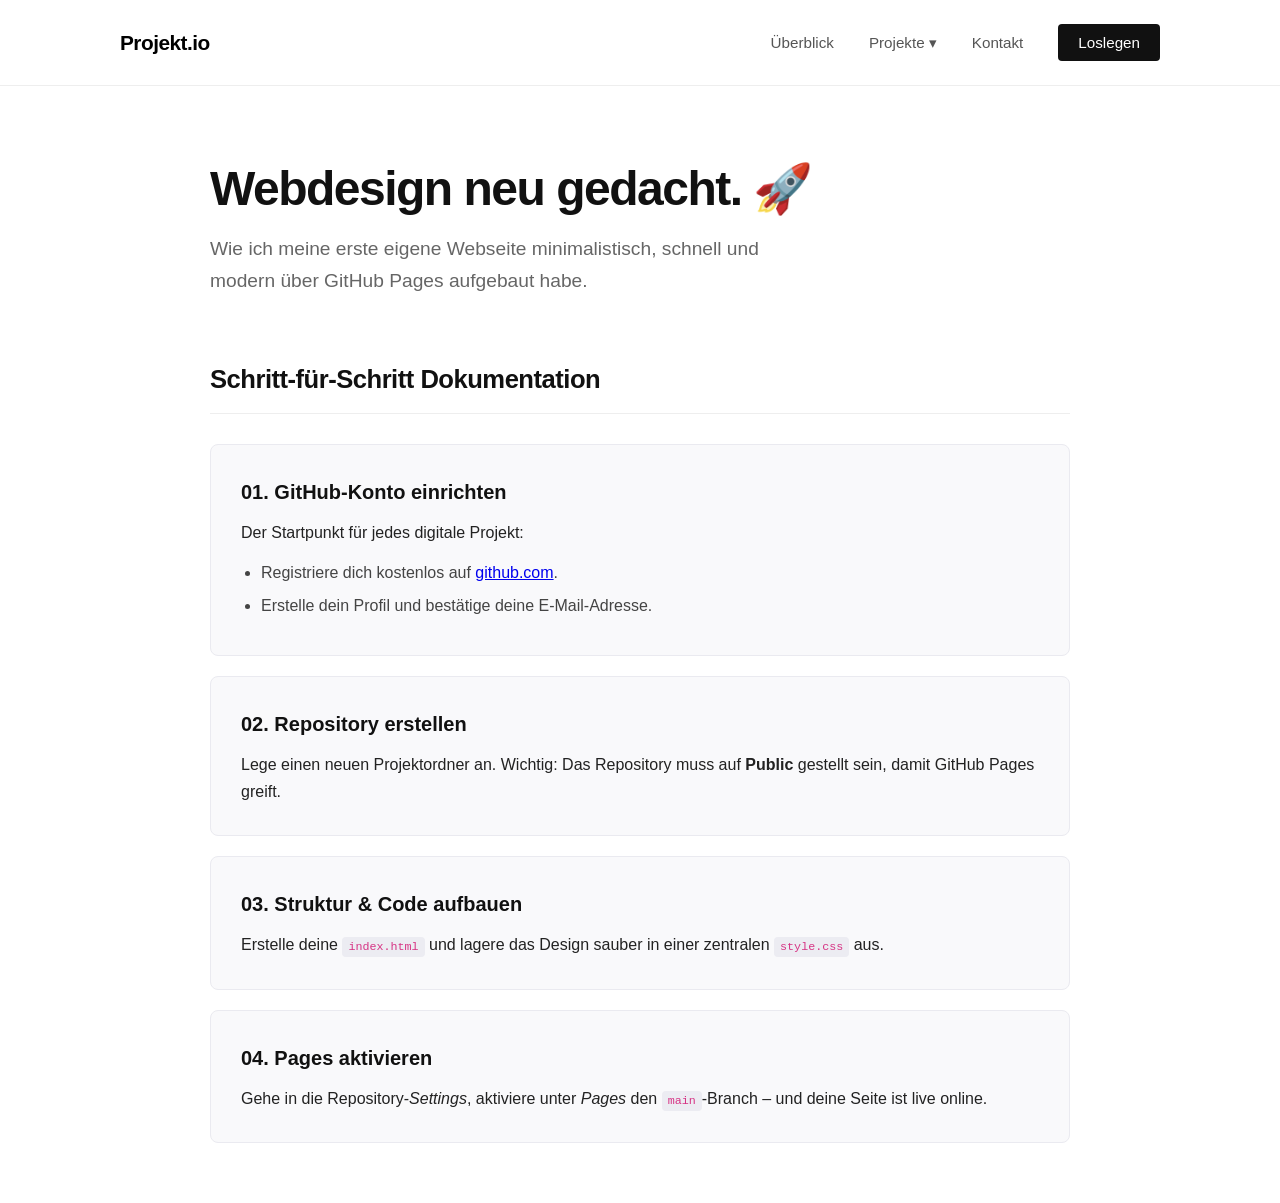
<file: index.html>
<!DOCTYPE html>
<html lang="de">
<head>
    <meta charset="UTF-8">
    <meta name="viewport" content="width=device-width, initial-scale=1.0">
    <title>Meine erste Webseite – Agentur-Style</title>
    <!-- Externe CSS-Datei einbinden -->
    <link rel="stylesheet" href="style.css">
</head>
<body>

<!-- Platzhalter für das Menü -->
<header id="header-placeholder"></header>

<!-- Skript, das die nav.html automatisch lädt -->
<script>
    fetch('nav.html')
        .then(response => response.text())
        .then(data => {
            document.getElementById('header-placeholder').innerHTML = data;
        });
</script>



    <!-- INHALT -->
    <main>
        <section class="hero">
            <h1>Webdesign neu gedacht. 🚀</h1>
            <p class="subtitle">Wie ich meine erste eigene Webseite minimalistisch, schnell und modern über GitHub Pages aufgebaut habe.</p>
        </section>

        <h2>Schritt-für-Schritt Dokumentation</h2>

        <div class="card-grid">
            <div class="step">
                <h3>01. GitHub-Konto einrichten</h3>
                <p>Der Startpunkt für jedes digitale Projekt:</p>
                <ul class="step-list">
                    <li>Registriere dich kostenlos auf <a href="https://github.com/" target="_blank">github.com</a>.</li>
                    <li>Erstelle dein Profil und bestätige deine E-Mail-Adresse.</li>
                </ul>
            </div>

            <div class="step">
                <h3>02. Repository erstellen</h3>
                <p>Lege einen neuen Projektordner an. Wichtig: Das Repository muss auf <strong>Public</strong> gestellt sein, damit GitHub Pages greift.</p>
            </div>

            <div class="step">
                <h3>03. Struktur & Code aufbauen</h3>
                <p>Erstelle deine <code>index.html</code> und lagere das Design sauber in einer zentralen <code>style.css</code> aus.</p>
            </div>

            <div class="step">
                <h3>04. Pages aktivieren</h3>
                <p>Gehe in die Repository-<em>Settings</em>, aktiviere unter <em>Pages</em> den <code>main</code>-Branch – und deine Seite ist live online.</p>
            </div>
        </div>
    </main>

</body>
</html>
</file>
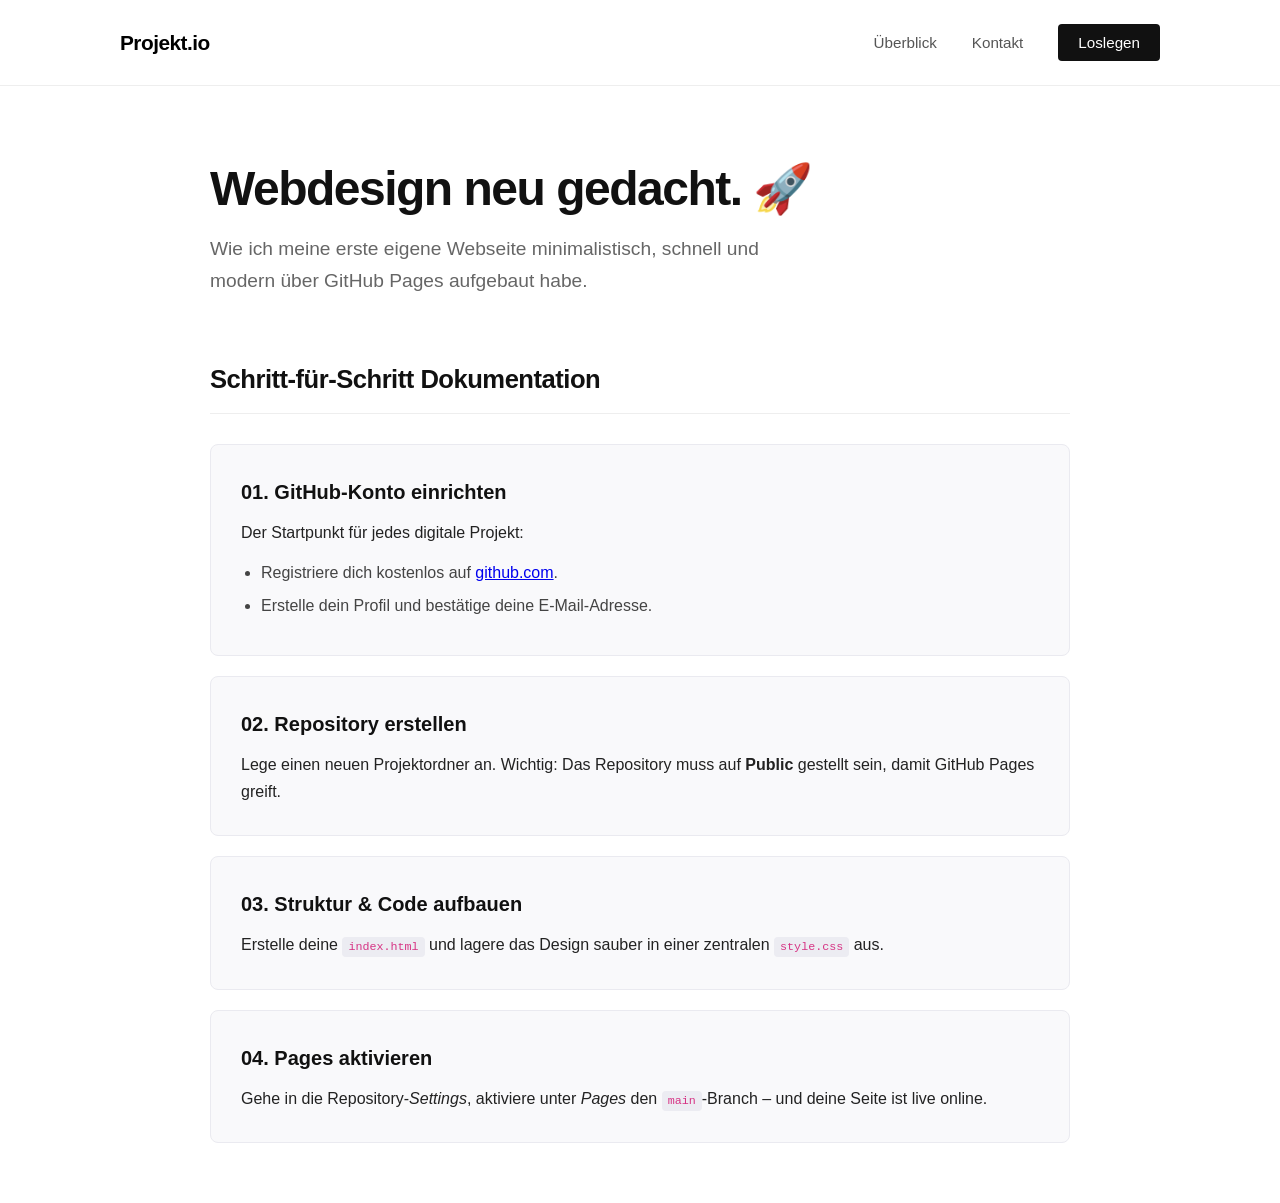
<file: index_hello.html>
<!DOCTYPE html>
<html lang="de">
<head>
    <meta charset="UTF-8">
    <meta name="viewport" content="width=device-width, initial-scale=1.0">
    <title>Meine erste Webseite – Agentur-Style</title>
    <!-- Externe CSS-Datei einbinden -->
    <link rel="stylesheet" href="style1.css">
</head>
<body>

    <!-- HEADER / NAVIGATION -->
    <header>
        <nav>
            <a href="index.html" class="logo">Projekt.io</a>
            <ul class="nav-links">
                <li><a href="index.html">Überblick</a></li>
                <li><a href="kontakt.html">Kontakt</a></li>
                <li><a href="kontakt.html" class="btn-primary">Loslegen</a></li>
            </ul>
        </nav>
    </header>

    <!-- INHALT -->
    <main>
        <section class="hero">
            <h1>Webdesign neu gedacht. 🚀</h1>
            <p class="subtitle">Wie ich meine erste eigene Webseite minimalistisch, schnell und modern über GitHub Pages aufgebaut habe.</p>
        </section>

        <h2>Schritt-für-Schritt Dokumentation</h2>

        <div class="card-grid">
            <div class="step">
                <h3>01. GitHub-Konto einrichten</h3>
                <p>Der Startpunkt für jedes digitale Projekt:</p>
                <ul class="step-list">
                    <li>Registriere dich kostenlos auf <a href="https://github.com/" target="_blank">github.com</a>.</li>
                    <li>Erstelle dein Profil und bestätige deine E-Mail-Adresse.</li>
                </ul>
            </div>

            <div class="step">
                <h3>02. Repository erstellen</h3>
                <p>Lege einen neuen Projektordner an. Wichtig: Das Repository muss auf <strong>Public</strong> gestellt sein, damit GitHub Pages greift.</p>
            </div>

            <div class="step">
                <h3>03. Struktur & Code aufbauen</h3>
                <p>Erstelle deine <code>index.html</code> und lagere das Design sauber in einer zentralen <code>style.css</code> aus.</p>
            </div>

            <div class="step">
                <h3>04. Pages aktivieren</h3>
                <p>Gehe in die Repository-<em>Settings</em>, aktiviere unter <em>Pages</em> den <code>main</code>-Branch – und deine Seite ist live online.</p>
            </div>
        </div>
    </main>

</body>
</html>
</file>
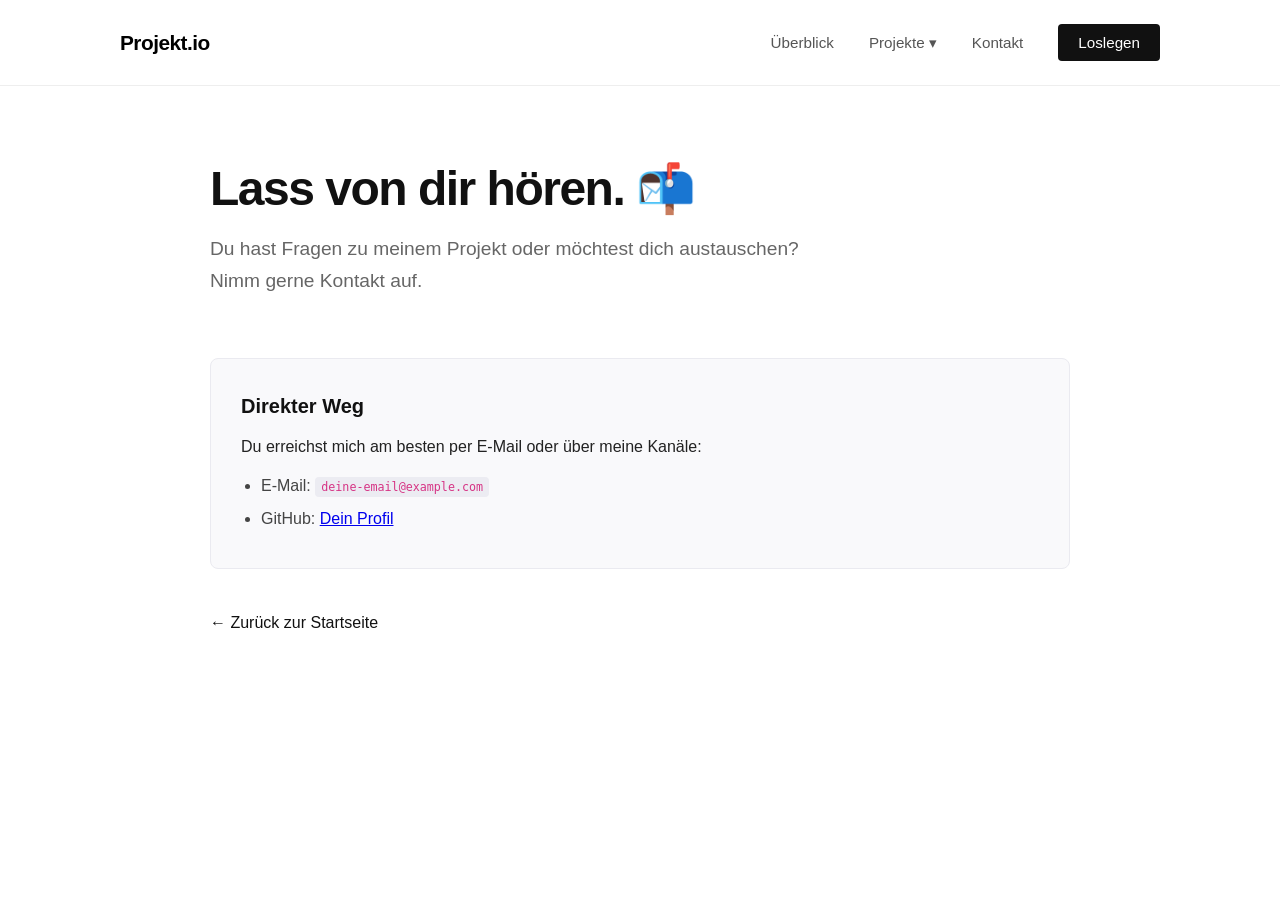
<file: kontakt.html>
<!DOCTYPE html>
<html lang="de">
<head>
    <meta charset="UTF-8">
    <meta name="viewport" content="width=device-width, initial-scale=1.0">
    <title>Kontakt – Projekt.io</title>
    <!-- Verknüpfung zur selben zentralen CSS-Datei -->
    <link rel="stylesheet" href="style.css">
</head>
<body>

    <!-- HEADER / NAVIGATION (Identisch zur Startseite) -->
    <!-- Platzhalter für das Menü -->
<header id="header-placeholder"></header>

<!-- Skript, das die nav.html automatisch lädt -->
<script>
    fetch('nav.html')
        .then(response => response.text())
        .then(data => {
            document.getElementById('header-placeholder').innerHTML = data;
        });
</script>


    <!-- INHALT DER KONTAKTSEITE -->
    <main>
        <section class="hero">
            <h1>Lass von dir hören. 📬</h1>
            <p class="subtitle">Du hast Fragen zu meinem Projekt oder möchtest dich austauschen? Nimm gerne Kontakt auf.</p>
        </section>

        <div class="card-grid">
            <div class="step">
                <h3>Direkter Weg</h3>
                <p>Du erreichst mich am besten per E-Mail oder über meine Kanäle:</p>
                <ul class="step-list">
                    <li>E-Mail: <code>deine-email@example.com</code></li>
                    <li>GitHub: <a href="https://github.com/" target="_blank">Dein Profil</a></li>
                </ul>
            </div>
        </div>

        <div style="margin-top: 40px;">
            <a href="index.html" style="color: #111; text-decoration: none; font-weight: 500;">&larr; Zurück zur Startseite</a>
        </div>
    </main>

</body>
</html>
</file>
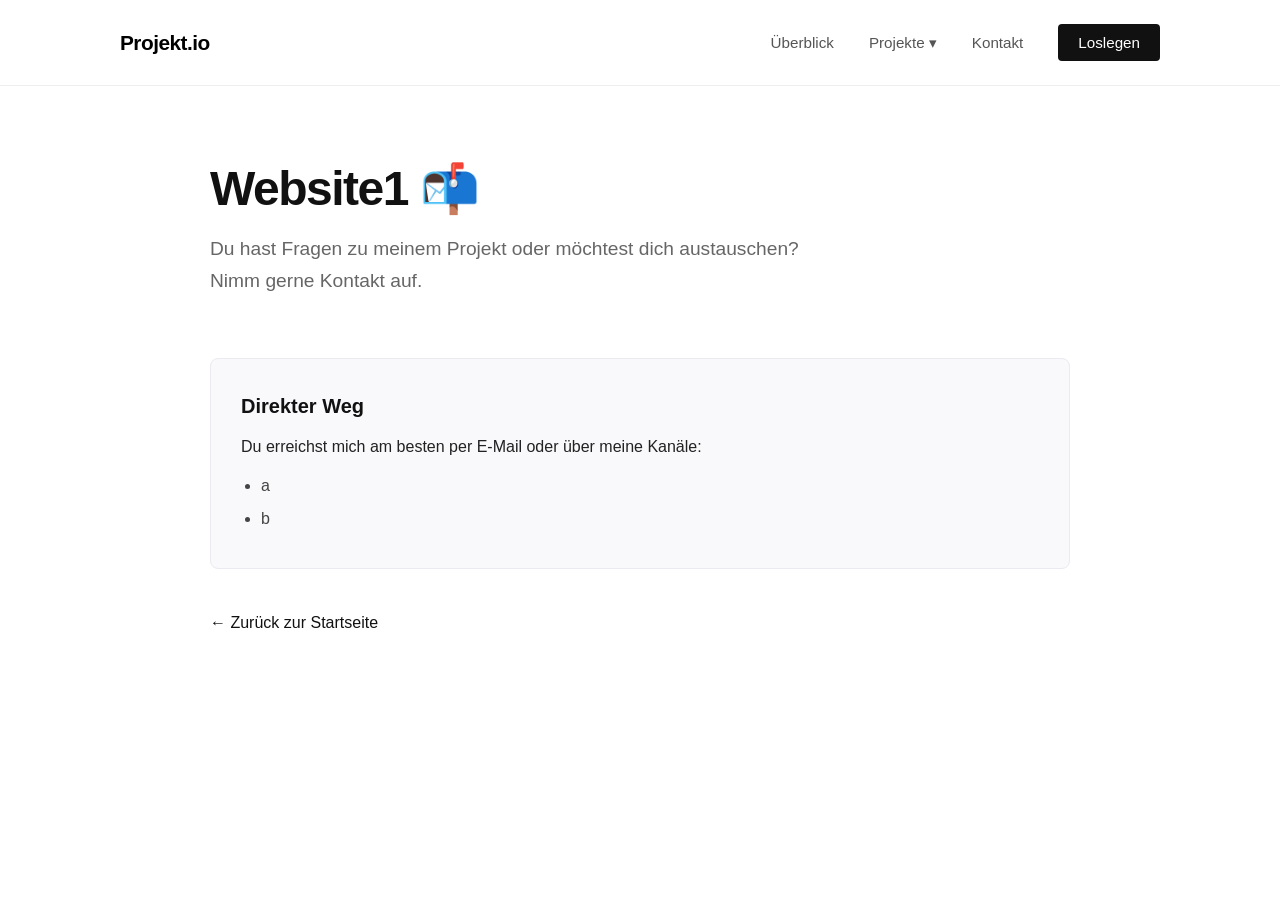
<file: website1.html>
<!DOCTYPE html>
<html lang="de">
<head>
    <meta charset="UTF-8">
    <meta name="viewport" content="width=device-width, initial-scale=1.0">
    <title>Kontakt – Projekt.io</title>
    <!-- Verknüpfung zur selben zentralen CSS-Datei -->
    <link rel="stylesheet" href="style.css">
</head>
<body>

    <!-- HEADER / NAVIGATION (Identisch zur Startseite) -->
    <!-- Platzhalter für das Menü -->
<header id="header-placeholder"></header>

<!-- Skript, das die nav.html automatisch lädt -->
<script>
    fetch('nav.html')
        .then(response => response.text())
        .then(data => {
            document.getElementById('header-placeholder').innerHTML = data;
        });
</script>


    <!-- INHALT DER KONTAKTSEITE -->
    <main>
        <section class="hero">
            <h1>Website1 📬</h1>
            <p class="subtitle">Du hast Fragen zu meinem Projekt oder möchtest dich austauschen? Nimm gerne Kontakt auf.</p>
        </section>

        <div class="card-grid">
            <div class="step">
                <h3>Direkter Weg</h3>
                <p>Du erreichst mich am besten per E-Mail oder über meine Kanäle:</p>
                <ul class="step-list">
                    <li>a</li>
                    <li>b</li>
                </ul>
            </div>
        </div>

        <div style="margin-top: 40px;">
            <a href="index.html" style="color: #111; text-decoration: none; font-weight: 500;">&larr; Zurück zur Startseite</a>
        </div>
    </main>

</body>
</html>
</file>
<file: style.css>
/* style.css – Modern Agentur-Style */
* {
    box-sizing: border-box;
    margin: 0;
    padding: 0;
}

body {
    font-family: -apple-system, BlinkMacSystemFont, "Segoe UI", Roboto, Helvetica, Arial, sans-serif;
    line-height: 1.7;
    background-color: #ffffff;
    color: #222222;
    padding-top: 100px;
}

/* Header im cleanen Agentur-Stil */
header {
    background-color: rgba(255, 255, 255, 0.95);
    backdrop-filter: blur(5px);
    position: fixed;
    top: 0;
    left: 0;
    width: 100%;
    border-bottom: 1px solid #eee;
    z-index: 1000;
}

nav {
    max-width: 1100px;
    margin: 0 auto;
    display: flex;
    justify-content: space-between;
    align-items: center;
    padding: 25px 30px;
}

.logo {
    color: #000;
    font-size: 1.3rem;
    font-weight: 700;
    text-decoration: none;
    letter-spacing: -0.5px;
}

.nav-links {
    list-style: none;
    display: flex;
    gap: 35px;
    align-items: center;
}

.nav-links a {
    color: #555;
    text-decoration: none;
    font-weight: 500;
    font-size: 0.95rem;
    transition: color 0.2s ease;
}

.nav-links a:hover {
    color: #000;
}

/* Ein eleganter CTA-Button im Menü */
.btn-primary {
    background-color: #111;
    color: #fff !important;
    padding: 10px 20px;
    border-radius: 4px;
    font-weight: 600;
    transition: background-color 0.2s ease;
}

.btn-primary:hover {
    background-color: #333;
}

/* Hauptbereich */
main {
    max-width: 900px;
    margin: 60px auto;
    padding: 0 20px;
}

.hero {
    margin-bottom: 60px;
}

h1 {
    font-size: 3rem;
    font-weight: 800;
    letter-spacing: -1.5px;
    color: #111;
    margin-bottom: 15px;
    line-height: 1.2;
}

.subtitle {
    color: #666;
    font-size: 1.2rem;
    max-width: 600px;
}

h2 {
    font-size: 1.6rem;
    color: #111;
    letter-spacing: -0.5px;
    border-bottom: 1px solid #eee;
    padding-bottom: 12px;
    margin-top: 60px;
    margin-bottom: 30px;
}

/* Karten-Layout (Clean & Modern) */
.card-grid {
    display: grid;
    gap: 20px;
}

.step {
    background: #f9f9fb;
    border: 1px solid #eaeaf0;
    padding: 30px;
    border-radius: 8px;
    transition: border-color 0.2s ease;
}

.step:hover {
    border-color: #ccc;
}

.step h3 {
    margin-top: 0;
    color: #111;
    font-size: 1.25rem;
    margin-bottom: 10px;
}

code {
    background: #ececf2;
    padding: 3px 6px;
    border-radius: 4px;
    font-size: 0.9em;
    font-family: monospace;
    color: #d63384;
}

.step-list {
    padding-left: 20px;
    margin-top: 12px;
    color: #444;
}

.step-list li {
    margin-bottom: 6px;
}

/* --- MODERNES HOVER-DROPDOWN / MEGA-MENÜ --- */

.dropdown {
    position: relative;
}

/* Das versteckte Dropdown-Fenster */
.mega-dropdown {
    display: none; /* Standardmäßig unsichtbar */
    position: absolute;
    top: 100%;
    left: -20px;
    background-color: #ffffff;
    box-shadow: 0 10px 30px rgba(0, 0, 0, 0.1);
    border: 1px solid #eaeaf0;
    border-radius: 8px;
    padding: 15px;
    min-width: 260px;
    z-index: 1000;
}

/* Das Menü wird sichtbar, wenn man mit der Maus auf .dropdown fährt */
.dropdown:hover .mega-dropdown {
    display: block;
}

/* Styling der Links im Dropdown (mit kleinen Untertiteln) */
.dropdown-content {
    display: flex;
    flex-direction: column;
    gap: 8px;
}

.dropdown-content a {
    display: flex;
    flex-direction: column;
    padding: 10px 12px;
    border-radius: 6px;
    text-decoration: none;
    transition: background-color 0.2s ease;
}

.dropdown-content a:hover {
    background-color: #f4f4f6;
}

.dropdown-content strong {
    font-size: 0.95rem;
    color: #111;
}

.dropdown-content span {
    font-size: 0.82rem;
    color: #666;
    margin-top: 2px;
}
</file>
<file: style1.css>
/* style.css – Modern Agentur-Style */
* {
    box-sizing: border-box;
    margin: 0;
    padding: 0;
}

body {
    font-family: -apple-system, BlinkMacSystemFont, "Segoe UI", Roboto, Helvetica, Arial, sans-serif;
    line-height: 1.7;
    background-color: #ffffff;
    color: #222222;
    padding-top: 100px;
}

/* Header im cleanen Agentur-Stil */
header {
    background-color: rgba(255, 255, 255, 0.95);
    backdrop-filter: blur(5px);
    position: fixed;
    top: 0;
    left: 0;
    width: 100%;
    border-bottom: 1px solid #eee;
    z-index: 1000;
}

nav {
    max-width: 1100px;
    margin: 0 auto;
    display: flex;
    justify-content: space-between;
    align-items: center;
    padding: 25px 30px;
}

.logo {
    color: #000;
    font-size: 1.3rem;
    font-weight: 700;
    text-decoration: none;
    letter-spacing: -0.5px;
}

.nav-links {
    list-style: none;
    display: flex;
    gap: 35px;
    align-items: center;
}

.nav-links a {
    color: #555;
    text-decoration: none;
    font-weight: 500;
    font-size: 0.95rem;
    transition: color 0.2s ease;
}

.nav-links a:hover {
    color: #000;
}

/* Ein eleganter CTA-Button im Menü */
.btn-primary {
    background-color: #111;
    color: #fff !important;
    padding: 10px 20px;
    border-radius: 4px;
    font-weight: 600;
    transition: background-color 0.2s ease;
}

.btn-primary:hover {
    background-color: #333;
}

/* Hauptbereich */
main {
    max-width: 900px;
    margin: 60px auto;
    padding: 0 20px;
}

.hero {
    margin-bottom: 60px;
}

h1 {
    font-size: 3rem;
    font-weight: 800;
    letter-spacing: -1.5px;
    color: #111;
    margin-bottom: 15px;
    line-height: 1.2;
}

.subtitle {
    color: #666;
    font-size: 1.2rem;
    max-width: 600px;
}

h2 {
    font-size: 1.6rem;
    color: #111;
    letter-spacing: -0.5px;
    border-bottom: 1px solid #eee;
    padding-bottom: 12px;
    margin-top: 60px;
    margin-bottom: 30px;
}

/* Karten-Layout (Clean & Modern) */
.card-grid {
    display: grid;
    gap: 20px;
}

.step {
    background: #f9f9fb;
    border: 1px solid #eaeaf0;
    padding: 30px;
    border-radius: 8px;
    transition: border-color 0.2s ease;
}

.step:hover {
    border-color: #ccc;
}

.step h3 {
    margin-top: 0;
    color: #111;
    font-size: 1.25rem;
    margin-bottom: 10px;
}

code {
    background: #ececf2;
    padding: 3px 6px;
    border-radius: 4px;
    font-size: 0.9em;
    font-family: monospace;
    color: #d63384;
}

.step-list {
    padding-left: 20px;
    margin-top: 12px;
    color: #444;
}

.step-list li {
    margin-bottom: 6px;
}
</file>
